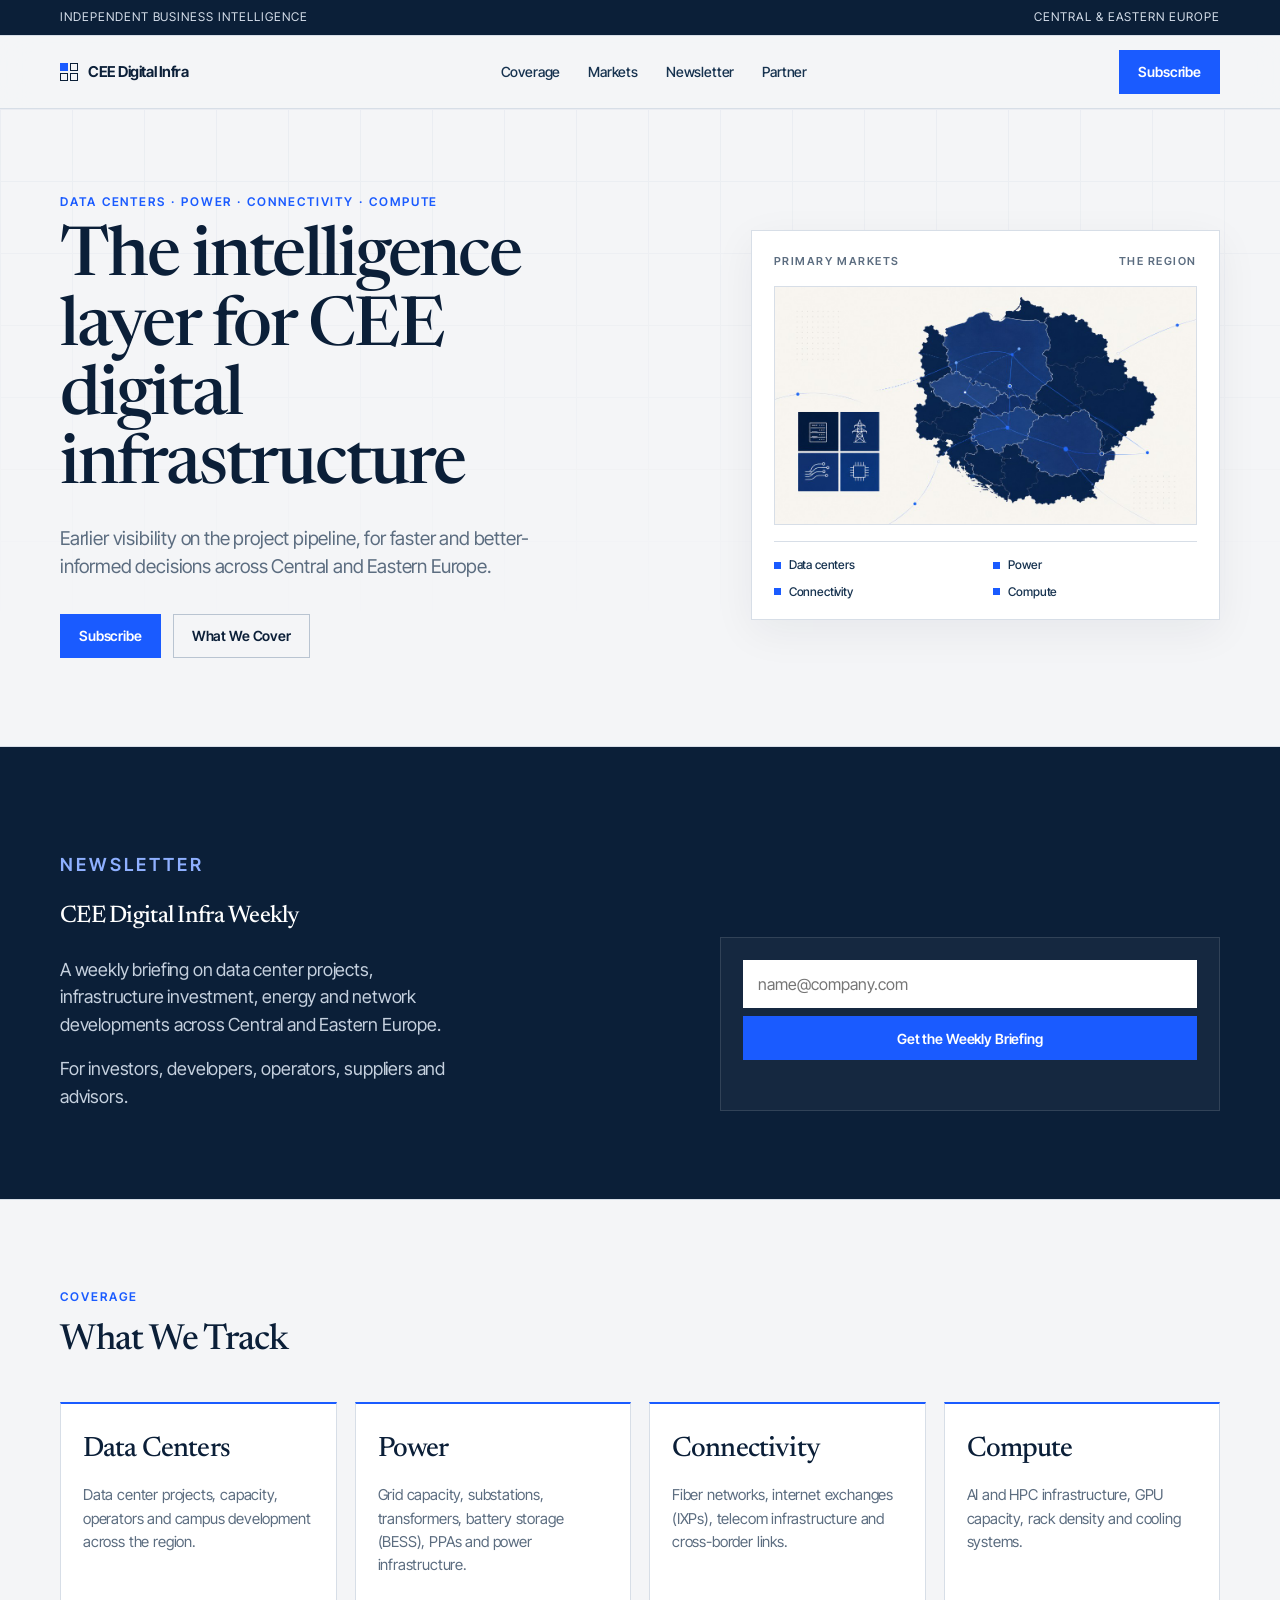
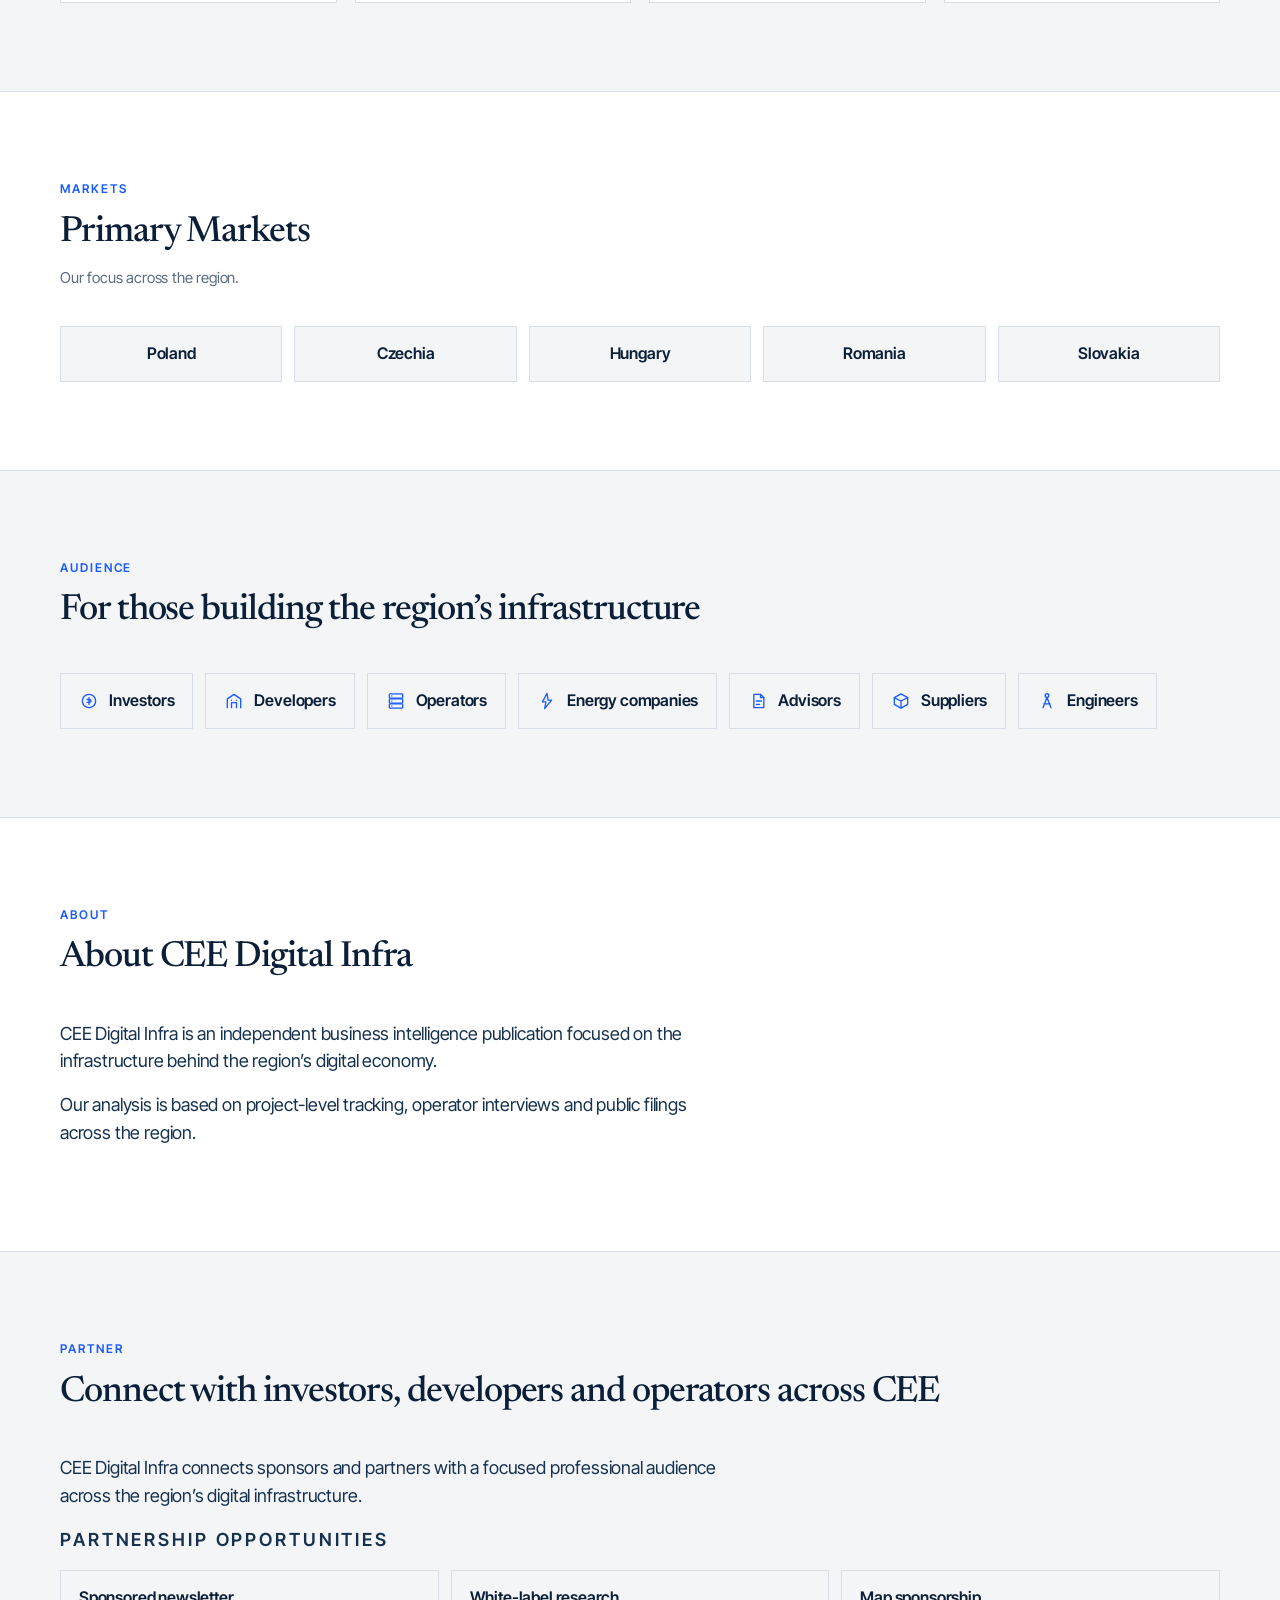
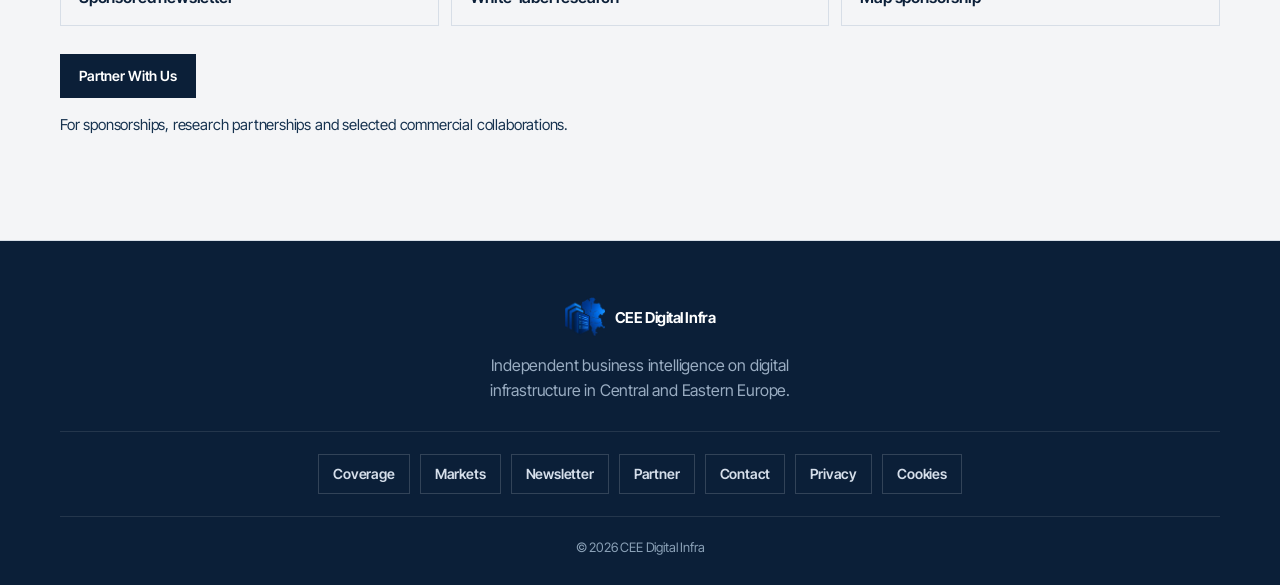
<file: index.html>
<!DOCTYPE html>
<html lang="en">
  <head>
    <meta charset="utf-8" />
    <meta name="viewport" content="width=device-width, initial-scale=1" />
    <title>CEE Digital Infra — Data centers, power, connectivity &amp; compute</title>
    <meta
      name="description"
      content="Independent business intelligence for Central and Eastern Europe’s digital infrastructure market. Data centers, power, connectivity and compute."
    />
    <link rel="canonical" href="https://ceedigitalinfra.com/" />
    <meta property="og:title" content="CEE Digital Infra" />
    <meta
      property="og:description"
      content="Independent business intelligence for Central and Eastern Europe’s digital infrastructure market."
    />
    <meta property="og:type" content="website" />
    <meta property="og:url" content="https://ceedigitalinfra.com/" />
    <meta name="twitter:card" content="summary" />
    <meta name="theme-color" content="#0b1f38" />
    <link rel="icon" href="favicon.svg" type="image/svg+xml" />
    <link rel="preconnect" href="https://fonts.googleapis.com" />
    <link rel="preconnect" href="https://fonts.gstatic.com" crossorigin />
    <link
      href="https://fonts.googleapis.com/css2?family=Inter+Tight:ital,wght@0,400;0,500;0,600;0,700;1,400&family=Newsreader:opsz,wght@6..72,400;6..72,500;6..72,600&display=swap"
      rel="stylesheet"
    />
    <link rel="stylesheet" href="styles.css" />
  </head>
  <body>
    <a class="skip" href="#main">Skip to content</a>

    <div class="rail">
      <div class="container rail-inner">
        <span>Independent business intelligence</span>
        <span>Central &amp; Eastern Europe</span>
      </div>
    </div>

    <header class="site-header">
      <div class="container header-inner">
        <a class="brand" href="#top">
          <span class="mark" aria-hidden="true"><span></span><span></span><span></span><span></span></span>
          <span class="brand-name">CEE Digital Infra</span>
        </a>
        <nav class="nav" id="site-nav" aria-label="Primary">
          <a href="#coverage">Coverage</a>
          <a href="#markets">Markets</a>
          <a href="#newsletter">Newsletter</a>
          <a href="#partner">Partner</a>
        </nav>
        <div class="header-actions">
          <a class="btn btn-primary" href="#newsletter">Subscribe</a>
          <button class="menu-toggle" type="button" aria-expanded="false" aria-controls="site-nav" aria-label="Open menu">
            <span></span>
          </button>
        </div>
      </div>
    </header>

    <main id="main">
      <section class="hero" id="top">
        <div class="container hero-grid">
          <div class="hero-copy">
            <p class="kicker">Data centers · Power · Connectivity · Compute</p>
            <h1>The intelligence layer for CEE digital infrastructure</h1>
            <p class="lede">
              Earlier visibility on the project pipeline, for faster and
              better-informed decisions across Central and Eastern Europe.
            </p>
            <div class="hero-actions">
              <a class="btn btn-primary" href="#newsletter">Subscribe</a>
              <a class="btn btn-ghost" href="#coverage">What We Cover</a>
            </div>
          </div>

          <aside class="panel hero-panel">
            <div class="panel-label">
              <span>Primary markets</span>
              <span>The region</span>
            </div>
            <div class="map-frame">
              <img
                class="map"
                src="assets/cee-markets.jpg"
                width="1024"
                height="576"
                alt=""
              />
            </div>
            <div class="legend">
              <span><i></i> Data centers</span>
              <span><i></i> Power</span>
              <span><i></i> Connectivity</span>
              <span><i></i> Compute</span>
            </div>
          </aside>
        </div>
      </section>

      <section class="section newsletter" id="newsletter">
        <div class="container newsletter-grid">
          <div class="newsletter-copy">
            <p class="kicker">Newsletter</p>
            <h2>CEE Digital Infra Weekly</h2>
            <p>
              A weekly briefing on data center projects, infrastructure
              investment, energy and network developments across Central and
              Eastern Europe.
            </p>
            <p class="audience-line">For investors, developers, operators, suppliers and advisors.</p>
          </div>
          <form class="signup" id="weekly-form" action="https://formsubmit.co/ajax/editor@ceedigitalinfra.com" method="POST">
            <input class="honey" type="text" name="_honey" tabindex="-1" autocomplete="off" />
            <input type="hidden" name="_subject" value="CEE Digital Infra Weekly — new subscriber" />
            <input type="hidden" name="_captcha" value="false" />
            <div class="signup-row">
              <input id="email" name="email" type="email" autocomplete="email" required placeholder="name@company.com" aria-label="Work email" />
              <button class="btn btn-primary" type="submit">Get the Weekly Briefing</button>
            </div>
            <p class="form-status" role="status"></p>
          </form>
        </div>
      </section>

      <section class="section" id="coverage">
        <div class="container">
          <div class="section-head">
            <p class="kicker">Coverage</p>
            <h2>What We Track</h2>
          </div>
          <div class="card-grid">
            <article class="card">
              <h3>Data Centers</h3>
              <p>Data center projects, capacity, operators and campus development across the region.</p>
            </article>
            <article class="card">
              <h3>Power</h3>
              <p>Grid capacity, substations, transformers, battery storage (BESS), PPAs and power infrastructure.</p>
            </article>
            <article class="card">
              <h3>Connectivity</h3>
              <p>Fiber networks, internet exchanges (IXPs), telecom infrastructure and cross-border links.</p>
            </article>
            <article class="card">
              <h3>Compute</h3>
              <p>AI and HPC infrastructure, GPU capacity, rack density and cooling systems.</p>
            </article>
          </div>
        </div>
      </section>

      <section class="section alt" id="markets">
        <div class="container markets-layout">
          <div>
            <div class="section-head">
              <p class="kicker">Markets</p>
              <h2>Primary Markets</h2>
            </div>
            <p class="expanding">Our focus across the region.</p>
          </div>
          <ul class="market-list">
            <li>Poland</li>
            <li>Czechia</li>
            <li>Hungary</li>
            <li>Romania</li>
            <li>Slovakia</li>
          </ul>
        </div>
      </section>

      <section class="section" id="audience">
        <div class="container">
          <div class="section-head">
            <p class="kicker">Audience</p>
            <h2>For those building the region’s infrastructure</h2>
          </div>
          <ul class="audience-grid">
            <li>
              <svg viewBox="0 0 24 24" aria-hidden="true">
                <circle cx="12" cy="12" r="8" />
                <path d="M12 8v8M9.6 10.2h3.1a1.7 1.7 0 1 1 0 3.4H9.6" />
              </svg>
              Investors
            </li>
            <li>
              <svg viewBox="0 0 24 24" aria-hidden="true">
                <path d="M4 20V9.5L12 4l8 5.5V20" />
                <path d="M9 20v-6h6v6" />
                <path d="M9 11h.01M15 11h.01" />
              </svg>
              Developers
            </li>
            <li>
              <svg viewBox="0 0 24 24" aria-hidden="true">
                <rect x="4" y="3.5" width="16" height="5" rx="1" />
                <rect x="4" y="9.5" width="16" height="5" rx="1" />
                <rect x="4" y="15.5" width="16" height="5" rx="1" />
                <path d="M7 6h.01M7 12h.01M7 18h.01" />
              </svg>
              Operators
            </li>
            <li>
              <svg viewBox="0 0 24 24" aria-hidden="true">
                <path d="M12 3 6.5 13h4.2L9.2 21 17.5 11h-4.2L12 3z" />
              </svg>
              Energy companies
            </li>
            <li>
              <svg viewBox="0 0 24 24" aria-hidden="true">
                <path d="M7 4h8l4 4v12H7z" />
                <path d="M15 4v4h4M10 12h6M10 16h4" />
              </svg>
              Advisors
            </li>
            <li>
              <svg viewBox="0 0 24 24" aria-hidden="true">
                <path d="M12 3.5 20 8v8l-8 4.5L4 16V8l8-4.5z" />
                <path d="M12 12 20 8M12 12v8.5M12 12 4 8" />
              </svg>
              Suppliers
            </li>
            <li>
              <svg viewBox="0 0 24 24" aria-hidden="true">
                <circle cx="12" cy="5.5" r="2.2" />
                <path d="M12 7.8 7.2 20M12 7.8 16.8 20M8.4 15.5h7.2" />
              </svg>
              Engineers
            </li>
          </ul>
        </div>
      </section>

      <section class="section alt" id="about">
        <div class="container">
          <div class="section-head">
            <p class="kicker">About</p>
            <h2>About CEE Digital Infra</h2>
          </div>
          <div class="about-copy">
            <p>
              CEE Digital Infra is an independent business intelligence publication
              focused on the infrastructure behind the region’s digital economy.
            </p>
            <p>
              Our analysis is based on project-level tracking, operator interviews
              and public filings across the region.
            </p>
          </div>
        </div>
      </section>

      <section class="section partner" id="partner">
        <div class="container">
          <div class="section-head">
            <p class="kicker">Partner</p>
            <h2>Connect with investors, developers and operators across CEE</h2>
          </div>
          <div class="partner-copy">
            <p>
              CEE Digital Infra connects sponsors and partners with a focused
              professional audience across the region’s digital infrastructure.
            </p>
            <p class="partner-opps-label">Partnership opportunities</p>
            <ul class="partner-opps">
              <li>Sponsored newsletter</li>
              <li>White-label research</li>
              <li>Map sponsorship</li>
            </ul>
            <a class="btn btn-navy" href="mailto:editor@ceedigitalinfra.com">Partner With Us</a>
            <p class="muted">
              For sponsorships, research partnerships and selected commercial
              collaborations.
            </p>
          </div>
        </div>
      </section>
    </main>

    <footer class="site-footer" id="contact">
      <div class="container">
        <div class="footer-grid">
          <div class="footer-brand">
            <a class="brand" href="#top">
              <img src="assets/logo.png" alt="" />
              <span class="brand-name">CEE Digital Infra</span>
            </a>
            <p class="footer-tagline">Independent business intelligence on digital infrastructure in Central and Eastern Europe.</p>
          </div>
        </div>
        <nav class="footer-links" aria-label="Footer">
          <a href="#coverage">Coverage</a>
          <a href="#markets">Markets</a>
          <a href="#newsletter">Newsletter</a>
          <a href="#partner">Partner</a>
          <a href="mailto:editor@ceedigitalinfra.com">Contact</a>
          <a href="privacy.html">Privacy</a>
          <a href="cookies.html">Cookies</a>
        </nav>
        <div class="copyright">
          <span>© <span id="year"></span> CEE Digital Infra</span>
        </div>
      </div>
    </footer>
    <script src="main.js"></script>
  </body>
</html>
</file>
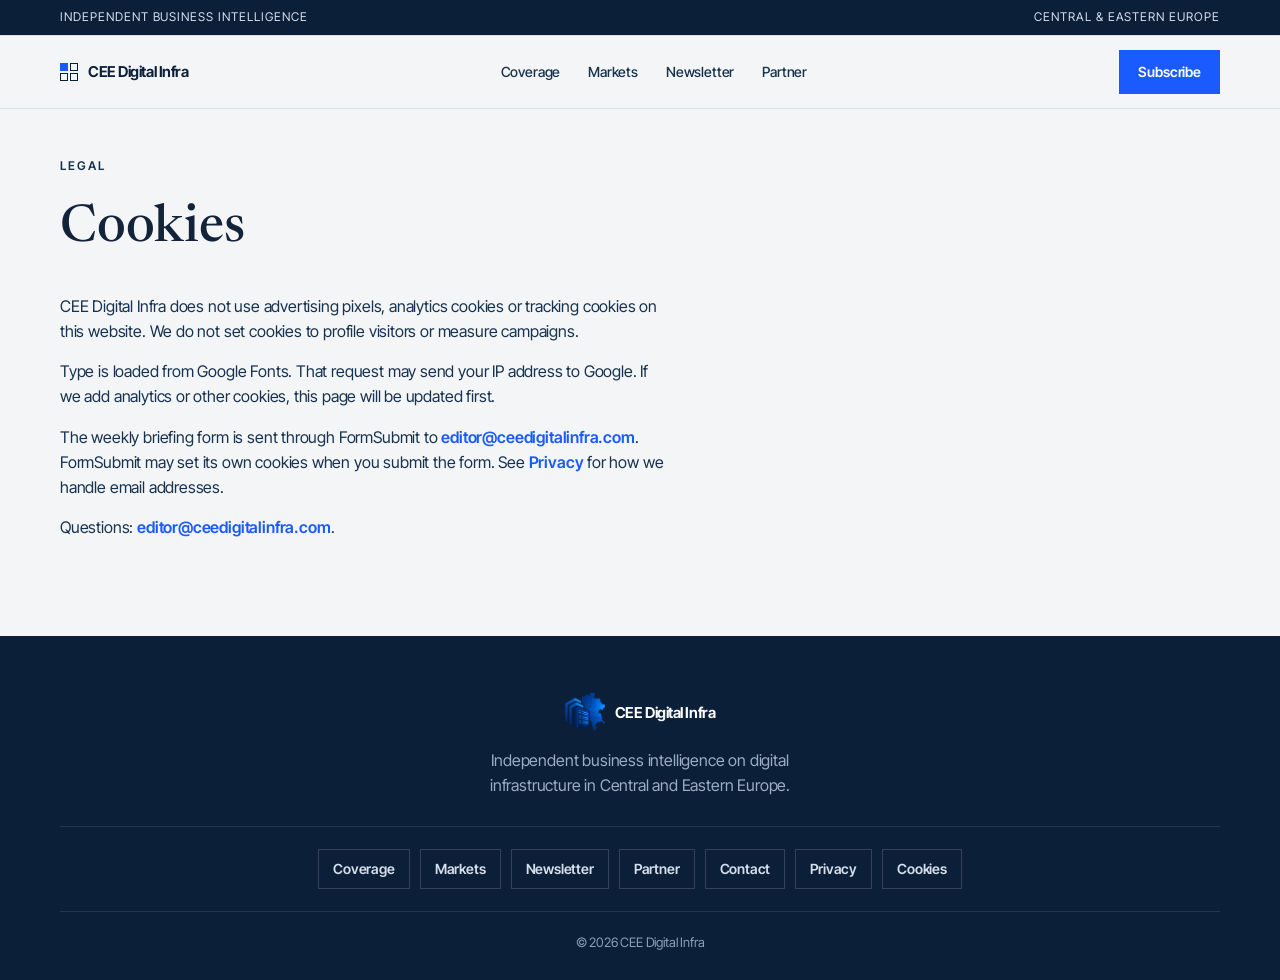
<file: cookies.html>
<!DOCTYPE html>
<html lang="en">
  <head>
    <meta charset="utf-8" />
    <meta name="viewport" content="width=device-width, initial-scale=1" />
    <title>Cookies — CEE Digital Infra</title>
    <meta
      name="description"
      content="Cookie notice for the CEE Digital Infra website."
    />
    <link rel="canonical" href="https://ceedigitalinfra.com/cookies.html" />
    <link rel="icon" href="favicon.svg" type="image/svg+xml" />
    <link rel="preconnect" href="https://fonts.googleapis.com" />
    <link rel="preconnect" href="https://fonts.gstatic.com" crossorigin />
    <link
      href="https://fonts.googleapis.com/css2?family=Inter+Tight:ital,wght@0,400;0,500;0,600;0,700;1,400&family=Newsreader:opsz,wght@6..72,400;6..72,500;6..72,600&display=swap"
      rel="stylesheet"
    />
    <link rel="stylesheet" href="styles.css" />
  </head>
  <body>
    <a class="skip" href="#main">Skip to content</a>

    <div class="rail">
      <div class="container rail-inner">
        <span>Independent business intelligence</span>
        <span>Central &amp; Eastern Europe</span>
      </div>
    </div>

    <header class="site-header">
      <div class="container header-inner">
        <a class="brand" href="index.html">
          <span class="mark" aria-hidden="true"><span></span><span></span><span></span><span></span></span>
          <span class="brand-name">CEE Digital Infra</span>
        </a>
        <nav class="nav" id="site-nav" aria-label="Primary">
          <a href="index.html#coverage">Coverage</a>
          <a href="index.html#markets">Markets</a>
          <a href="index.html#newsletter">Newsletter</a>
          <a href="index.html#partner">Partner</a>
        </nav>
        <div class="header-actions">
          <a class="btn btn-primary" href="index.html#newsletter">Subscribe</a>
          <button class="menu-toggle" type="button" aria-expanded="false" aria-controls="site-nav" aria-label="Open menu">
            <span></span>
          </button>
        </div>
      </div>
    </header>

    <main class="legal container" id="main">
      <p class="kicker">Legal</p>
      <h1>Cookies</h1>
      <p>
        CEE Digital Infra does not use advertising pixels, analytics cookies or
        tracking cookies on this website. We do not set cookies to profile
        visitors or measure campaigns.
      </p>
      <p>
        Type is loaded from Google Fonts. That request may send your IP address
        to Google. If we add analytics or other cookies, this page will be
        updated first.
      </p>
      <p>
        The weekly briefing form is sent through FormSubmit to
        <a class="mail" href="mailto:editor@ceedigitalinfra.com">editor@ceedigitalinfra.com</a>.
        FormSubmit may set its own cookies when you submit the form. See
        <a class="mail" href="privacy.html">Privacy</a> for how we handle email
        addresses.
      </p>
      <p>
        Questions:
        <a class="mail" href="mailto:editor@ceedigitalinfra.com">editor@ceedigitalinfra.com</a>.
      </p>
    </main>

    <footer class="site-footer" id="contact">
      <div class="container">
        <div class="footer-grid">
          <div class="footer-brand">
            <a class="brand" href="index.html">
              <img src="assets/logo.png" alt="" />
              <span class="brand-name">CEE Digital Infra</span>
            </a>
            <p class="footer-tagline">Independent business intelligence on digital infrastructure in Central and Eastern Europe.</p>
          </div>
        </div>
        <nav class="footer-links" aria-label="Footer">
          <a href="index.html#coverage">Coverage</a>
          <a href="index.html#markets">Markets</a>
          <a href="index.html#newsletter">Newsletter</a>
          <a href="index.html#partner">Partner</a>
          <a href="mailto:editor@ceedigitalinfra.com">Contact</a>
          <a href="privacy.html">Privacy</a>
          <a href="cookies.html">Cookies</a>
        </nav>
        <div class="copyright">
          <span>© <span id="year"></span> CEE Digital Infra</span>
        </div>
      </div>
    </footer>
    <script src="main.js"></script>
  </body>
</html>
</file>
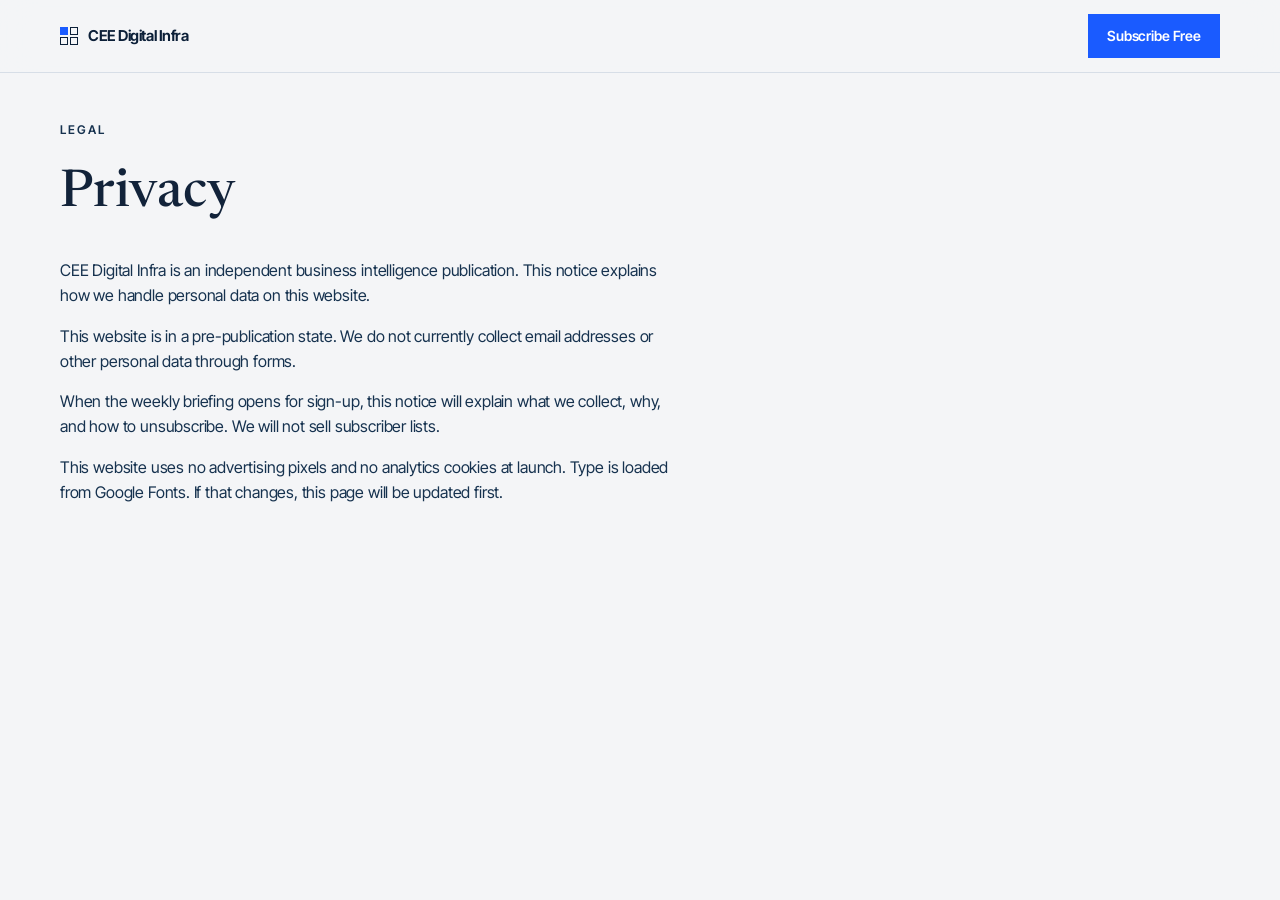
<file: privacy.html>
<!DOCTYPE html>
<html lang="en">
  <head>
    <meta charset="utf-8" />
    <meta name="viewport" content="width=device-width, initial-scale=1" />
    <title>Privacy — CEE Digital Infra</title>
    <meta
      name="description"
      content="Privacy notice for CEE Digital Infra’s weekly briefing and website."
    />
    <link rel="canonical" href="https://ceedigitalinfra.com/privacy.html" />
    <link rel="icon" href="favicon.svg" type="image/svg+xml" />
    <link rel="preconnect" href="https://fonts.googleapis.com" />
    <link rel="preconnect" href="https://fonts.gstatic.com" crossorigin />
    <link
      href="https://fonts.googleapis.com/css2?family=Inter+Tight:ital,wght@0,400;0,500;0,600;0,700;1,400&family=Newsreader:opsz,wght@6..72,400;6..72,500;6..72,600&display=swap"
      rel="stylesheet"
    />
    <link rel="stylesheet" href="styles.css" />
  </head>
  <body>
    <header class="site-header">
      <div class="container header-inner">
        <a class="brand" href="index.html">
          <span class="mark" aria-hidden="true"><span></span><span></span><span></span><span></span></span>
          <span class="brand-name">CEE Digital Infra</span>
        </a>
        <a class="btn btn-primary" href="index.html#newsletter">Subscribe Free</a>
      </div>
    </header>

    <main class="legal container">
      <p class="kicker">Legal</p>
      <h1>Privacy</h1>
      <p>
        CEE Digital Infra is an independent business intelligence publication.
        This notice explains how we handle personal data on this website.
      </p>
      <p>
        This website is in a pre-publication state. We do not currently collect
        email addresses or other personal data through forms.
      </p>
      <p>
        When the weekly briefing opens for sign-up, this notice will explain
        what we collect, why, and how to unsubscribe. We will not sell
        subscriber lists.
      </p>
      <p>
        This website uses no advertising pixels and no analytics cookies at
        launch. Type is loaded from Google Fonts. If that changes, this page
        will be updated first.
      </p>
    </main>
  </body>
</html>
</file>
<file: styles.css>
:root {
  --bg: #f4f5f7;
  --bg-elev: #ffffff;
  --navy: #0b1f38;
  --navy-soft: #16324f;
  --ink: #12233a;
  --muted: #5c6d80;
  --line: #d7dee7;
  --line-strong: #b9c4d1;
  --blue: #1a5bff;
  --blue-deep: #1246d6;
  --tint: #e8eef8;
  --shadow: 0 12px 40px rgba(11, 31, 56, 0.06);
  --serif: "Newsreader", "Iowan Old Style", "Palatino Linotype", Palatino, serif;
  --sans: "Inter Tight", "Helvetica Neue", Helvetica, Arial, sans-serif;
  --container: 1160px;
  --header: 72px;
}

*,
*::before,
*::after {
  box-sizing: border-box;
}

html {
  scroll-behavior: smooth;
}

html,
body {
  margin: 0;
  min-height: 100%;
}

body {
  font-family: var(--sans);
  color: var(--ink);
  background: var(--bg);
  font-size: 16px;
  line-height: 1.55;
  letter-spacing: -0.011em;
}

img,
svg {
  max-width: 100%;
  display: block;
}

a {
  color: inherit;
  text-decoration: none;
}

button,
input {
  font: inherit;
}

.skip {
  position: absolute;
  left: 12px;
  top: -40px;
  background: var(--navy);
  color: #fff;
  padding: 8px 12px;
  z-index: 80;
}

.skip:focus {
  top: 12px;
}

.container {
  width: min(var(--container), calc(100% - 40px));
  margin: 0 auto;
}

.kicker {
  margin: 0 0 14px;
  font-size: 12px;
  font-weight: 600;
  letter-spacing: 0.16em;
  text-transform: uppercase;
  color: var(--blue);
}

.section-head {
  margin-bottom: 40px;
}

.section-head h2,
.panel h2,
.newsletter-copy h2,
.partner-copy h2,
.hero-copy h1 {
  font-family: var(--serif);
  font-weight: 500;
  letter-spacing: -0.03em;
  color: var(--navy);
}

.section-head h2 {
  margin: 0;
  font-size: clamp(28px, 3vw, 36px);
  line-height: 1.15;
}

@media (min-width: 1100px) {
  .section-head h2 {
    white-space: nowrap;
  }
}

.muted {
  color: var(--muted);
}

.rail {
  border-bottom: 1px solid var(--line);
  background: var(--navy);
  color: #d5deea;
  font-size: 12px;
  letter-spacing: 0.08em;
  text-transform: uppercase;
}

.rail-inner {
  display: flex;
  justify-content: space-between;
  gap: 16px;
  padding: 8px 0;
}

.site-header {
  position: sticky;
  top: 0;
  z-index: 40;
  background: rgba(244, 245, 247, 0.92);
  backdrop-filter: blur(16px);
  border-bottom: 1px solid var(--line);
}

.header-inner {
  display: flex;
  align-items: center;
  justify-content: space-between;
  gap: 24px;
  min-height: var(--header);
}

.brand {
  display: flex;
  align-items: center;
  gap: 10px;
  min-width: max-content;
}

.brand img {
  display: block;
  height: 36px;
  width: auto;
}

.mark {
  display: grid;
  grid-template-columns: 1fr 1fr;
  gap: 2px;
  width: 18px;
  height: 18px;
}

.mark span {
  border: 1px solid var(--navy);
  background: transparent;
}

.mark span:first-child {
  background: var(--blue);
  border-color: var(--blue);
}

.brand-name {
  font-size: 15px;
  font-weight: 650;
  letter-spacing: -0.03em;
  color: var(--navy);
}

.nav {
  display: flex;
  align-items: center;
  gap: 28px;
}

.nav a {
  font-size: 14px;
  font-weight: 500;
  color: var(--navy-soft);
}

.nav a:hover,
.footer-links a:hover,
.inline-link:hover {
  color: var(--blue);
}

.header-actions {
  display: flex;
  align-items: center;
  gap: 12px;
}

.btn {
  display: inline-flex;
  align-items: center;
  justify-content: center;
  min-height: 44px;
  padding: 0 18px;
  border: 1px solid transparent;
  font-size: 14px;
  font-weight: 600;
  letter-spacing: -0.01em;
  cursor: pointer;
  transition: 0.18s ease;
}

.btn-primary {
  background: var(--blue);
  color: #fff;
}

.btn-primary:hover {
  background: var(--blue-deep);
}

.btn-navy {
  background: var(--navy);
  color: #fff;
}

.btn-navy:hover {
  background: var(--navy-soft);
}

.btn-ghost {
  background: transparent;
  border-color: var(--line-strong);
  color: var(--navy);
}

.btn-ghost:hover {
  border-color: var(--navy);
}

.menu-toggle {
  display: none;
  width: 42px;
  height: 42px;
  padding: 0;
  border: 1px solid var(--line);
  background: var(--bg-elev);
}

.menu-toggle span,
.menu-toggle span::before,
.menu-toggle span::after {
  display: block;
  width: 16px;
  height: 1.5px;
  background: var(--navy);
  position: relative;
}

.menu-toggle span::before,
.menu-toggle span::after {
  content: "";
  position: absolute;
  left: 0;
}

.menu-toggle span::before {
  top: -5px;
}

.menu-toggle span::after {
  top: 5px;
}

.hero {
  position: relative;
  overflow: hidden;
  border-bottom: 1px solid var(--line);
}

.hero::before {
  content: "";
  position: absolute;
  inset: 0;
  background-image:
    linear-gradient(var(--line) 1px, transparent 1px),
    linear-gradient(90deg, var(--line) 1px, transparent 1px);
  background-size: 72px 72px;
  mask-image: linear-gradient(180deg, rgba(0, 0, 0, 0.35), transparent 82%);
  pointer-events: none;
}

.hero-grid {
  position: relative;
  display: grid;
  grid-template-columns: minmax(0, 1.15fr) minmax(320px, 0.85fr);
  gap: 56px;
  align-items: center;
  padding: 84px 0 88px;
}

.hero-copy h1 {
  margin: 0 0 22px;
  font-size: clamp(40px, 6vw, 68px);
  line-height: 1.02;
  max-width: 11ch;
}

.lede {
  margin: 0 0 32px;
  max-width: 46ch;
  font-size: 19px;
  line-height: 1.5;
  color: var(--muted);
}

.hero-actions {
  display: flex;
  flex-wrap: wrap;
  gap: 12px;
}

.panel {
  background: var(--bg-elev);
  border: 1px solid var(--line);
  box-shadow: var(--shadow);
}

.hero-panel {
  padding: 22px 22px 18px;
}

.panel-label {
  display: flex;
  justify-content: space-between;
  gap: 12px;
  margin-bottom: 16px;
  font-size: 11px;
  font-weight: 600;
  letter-spacing: 0.14em;
  text-transform: uppercase;
  color: var(--muted);
}

.map-frame {
  overflow: hidden;
  border: 1px solid var(--line);
  background: #f4f1ea;
}

.map {
  display: block;
  width: 100%;
  height: auto;
}

.legend {
  display: grid;
  grid-template-columns: 1fr 1fr;
  gap: 8px 16px;
  margin: 16px 0 0;
  padding-top: 14px;
  border-top: 1px solid var(--line);
}

.legend span {
  display: flex;
  align-items: center;
  gap: 8px;
  font-size: 12px;
  font-weight: 500;
  color: var(--navy-soft);
}

.legend i {
  width: 7px;
  height: 7px;
  background: var(--blue);
  flex: 0 0 auto;
}

.section {
  padding: 88px 0;
  border-bottom: 1px solid var(--line);
}

.section.alt {
  background: var(--bg-elev);
}

.newsletter {
  background: var(--navy);
  color: #e8eef6;
}

.newsletter .kicker {
  color: #8fb0ff;
}

.newsletter h2,
.newsletter .section-head h2 {
  color: #fff;
}

.newsletter-grid {
  display: grid;
  grid-template-columns: minmax(0, 1.1fr) minmax(280px, 0.9fr);
  gap: 48px;
  align-items: end;
}

.newsletter-copy p {
  margin: 16px 0 0;
  font-size: 18px;
  line-height: 1.55;
  color: #c5d0de;
  max-width: 42ch;
}

.audience-line {
  margin-top: 18px;
  font-size: 14px;
  color: #9aadc2;
}

.signup {
  position: relative;
  background: rgba(255, 255, 255, 0.04);
  border: 1px solid rgba(255, 255, 255, 0.12);
  padding: 22px;
}

.signup-row {
  display: grid;
  gap: 8px;
}

.signup .btn {
  width: 100%;
}

.signup input[type="email"] {
  flex: 1;
  min-width: 0;
  height: 48px;
  padding: 0 14px;
  border: 1px solid rgba(255, 255, 255, 0.16);
  background: #fff;
  color: var(--navy);
}

.signup input[type="email"]:focus {
  outline: 2px solid var(--blue);
  outline-offset: 1px;
}

.signup input:disabled,
.signup .btn:disabled,
.btn[aria-disabled="true"] {
  opacity: 0.55;
  cursor: not-allowed;
  pointer-events: none;
}

.honey {
  position: absolute;
  left: -9999px;
  opacity: 0;
}

.form-status {
  margin: 12px 0 0;
  min-height: 1.2em;
  font-size: 13px;
  color: #9aadc2;
}

.form-status.is-success {
  color: #b7f0c8;
}

.form-status.is-error {
  color: #ffc4c4;
}

.card-grid {
  display: grid;
  grid-template-columns: repeat(4, 1fr);
  gap: 18px;
}

.card {
  padding: 24px 22px 26px;
  background: var(--bg-elev);
  border: 1px solid var(--line);
  border-top: 2px solid var(--blue);
}

.card h3 {
  margin: 0 0 12px;
  font-family: var(--serif);
  font-size: 28px;
  font-weight: 500;
  letter-spacing: -0.03em;
  color: var(--navy);
}

.card p {
  margin: 0;
  color: var(--muted);
  font-size: 15px;
}

.markets-layout {
  display: grid;
  gap: 36px;
}

.markets-layout .section-head {
  margin-bottom: 0;
}

.market-list {
  display: grid;
  grid-template-columns: repeat(5, minmax(0, 1fr));
  gap: 12px;
  margin: 0;
  padding: 0;
  list-style: none;
}

.market-list li {
  display: flex;
  align-items: center;
  justify-content: center;
  min-height: 56px;
  padding: 14px 18px;
  border: 1px solid var(--line);
  background: var(--bg);
  font-size: 16px;
  font-weight: 600;
  color: var(--navy);
}

.expanding {
  margin: 12px 0 0;
  font-size: 15px;
  color: var(--muted);
}

.audience-grid {
  display: flex;
  flex-wrap: wrap;
  gap: 12px;
  margin: 0;
  padding: 0;
  list-style: none;
}

.audience-grid li {
  display: flex;
  align-items: center;
  gap: 10px;
  min-height: 56px;
  padding: 14px 18px;
  border: 1px solid var(--line);
  background: var(--bg);
  font-size: 16px;
  font-weight: 600;
  color: var(--navy);
}

.audience-grid svg {
  width: 20px;
  height: 20px;
  flex: 0 0 auto;
  stroke: var(--blue);
  fill: none;
  stroke-width: 1.6;
  stroke-linecap: round;
  stroke-linejoin: round;
}

.about-copy p {
  margin: 0 0 16px;
  max-width: 68ch;
  font-size: 18px;
  line-height: 1.55;
  font-family: var(--sans);
  color: var(--navy-soft);
}

.partner-copy p {
  margin: 0 0 16px;
  max-width: 68ch;
  font-size: 18px;
  line-height: 1.55;
  font-family: var(--sans);
  color: var(--navy-soft);
}

.partner-opps-label {
  margin: 8px 0 12px;
  font-size: 12px;
  font-weight: 600;
  letter-spacing: 0.16em;
  text-transform: uppercase;
  color: var(--blue);
}

.partner-opps {
  display: grid;
  grid-template-columns: repeat(3, minmax(0, 1fr));
  gap: 12px;
  margin: 0 0 8px;
  padding: 0;
  list-style: none;
}

.partner-opps li {
  display: flex;
  align-items: center;
  min-height: 56px;
  padding: 14px 18px;
  border: 1px solid var(--line);
  background: var(--bg);
  font-size: 16px;
  font-weight: 600;
  color: var(--navy);
}

.partner .btn {
  margin: 20px 0 16px;
}

.mail {
  color: var(--blue);
  font-weight: 600;
}

.partner-copy .muted {
  font-family: var(--sans);
  font-size: 15px;
  line-height: 1.5;
}

.site-footer {
  background: var(--navy);
  color: #d5deea;
  padding: 56px 0 28px;
  text-align: center;
}

.footer-grid {
  padding-bottom: 28px;
}

.footer-brand .brand {
  justify-content: center;
}

.footer-brand .brand img {
  height: 40px;
}

.footer-brand .brand-name {
  color: #fff;
}

.footer-links {
  display: flex;
  flex-wrap: wrap;
  justify-content: center;
  gap: 10px;
  padding: 22px 0;
  border-top: 1px solid rgba(255, 255, 255, 0.1);
  border-bottom: 1px solid rgba(255, 255, 255, 0.1);
}

.footer-links a {
  display: inline-flex;
  align-items: center;
  min-height: 40px;
  padding: 8px 14px;
  border: 1px solid rgba(255, 255, 255, 0.16);
  color: #d5deea;
  font-size: 14px;
  font-weight: 600;
}

.footer-tagline {
  max-width: 42ch;
  margin: 16px auto 0;
  color: #9aadc2;
}

.copyright {
  padding-top: 20px;
  font-size: 13px;
  color: #8aa0b6;
}

.legal {
  padding: 48px 0 80px;
}

.legal h1 {
  font-family: var(--serif);
  font-size: clamp(36px, 5vw, 52px);
  font-weight: 500;
  margin: 0 0 24px;
}

.legal p,
.legal li {
  max-width: 68ch;
  color: var(--navy-soft);
}

@media (max-width: 980px) {
  .hero-grid,
  .newsletter-grid,
  .markets-layout {
    grid-template-columns: 1fr;
  }

  .card-grid {
    grid-template-columns: 1fr 1fr;
  }

  .hero-copy h1 {
    max-width: none;
  }
}

@media (max-width: 720px) {
  .container {
    width: min(var(--container), calc(100% - 32px));
  }

  .rail-inner {
    display: none;
  }

  .nav {
    display: none;
    position: absolute;
    top: calc(var(--header) + 1px);
    left: 0;
    right: 0;
    padding: 18px 20px 24px;
    background: var(--bg-elev);
    border-bottom: 1px solid var(--line);
    flex-direction: column;
    align-items: flex-start;
    gap: 16px;
  }

  .nav.is-open {
    display: flex;
  }

  .menu-toggle {
    display: inline-flex;
    align-items: center;
    justify-content: center;
  }

  .header-inner .btn-primary {
    min-height: 38px;
    padding: 0 12px;
    font-size: 13px;
  }

  .section,
  .hero-grid {
    padding-top: 56px;
    padding-bottom: 56px;
  }

  .card-grid,
  .signup-row,
  .partner-opps {
    grid-template-columns: 1fr;
    display: grid;
  }

  .market-list {
    grid-template-columns: 1fr;
    gap: 0;
    border-top: 1px solid var(--line);
  }

  .market-list li {
    justify-content: flex-start;
    min-height: 0;
    padding: 16px 0;
    border: none;
    border-bottom: 1px solid var(--line);
    background: transparent;
    font-size: 16px;
  }

  .market-list li:last-child {
    border-bottom: none;
  }

  .audience-grid {
    display: grid;
    grid-template-columns: 1fr;
    gap: 0;
    border-top: 1px solid var(--line);
  }

  .audience-grid li {
    min-height: 0;
    padding: 16px 0;
    border: none;
    border-bottom: 1px solid var(--line);
    background: transparent;
  }

  .footer-links {
    flex-direction: column;
    align-items: center;
    gap: 10px;
    padding: 22px 0;
  }

  .footer-links a {
    justify-content: center;
  }
}

@media (prefers-reduced-motion: reduce) {
  html {
    scroll-behavior: auto;
  }

  * {
    transition: none !important;
  }
}
</file>
